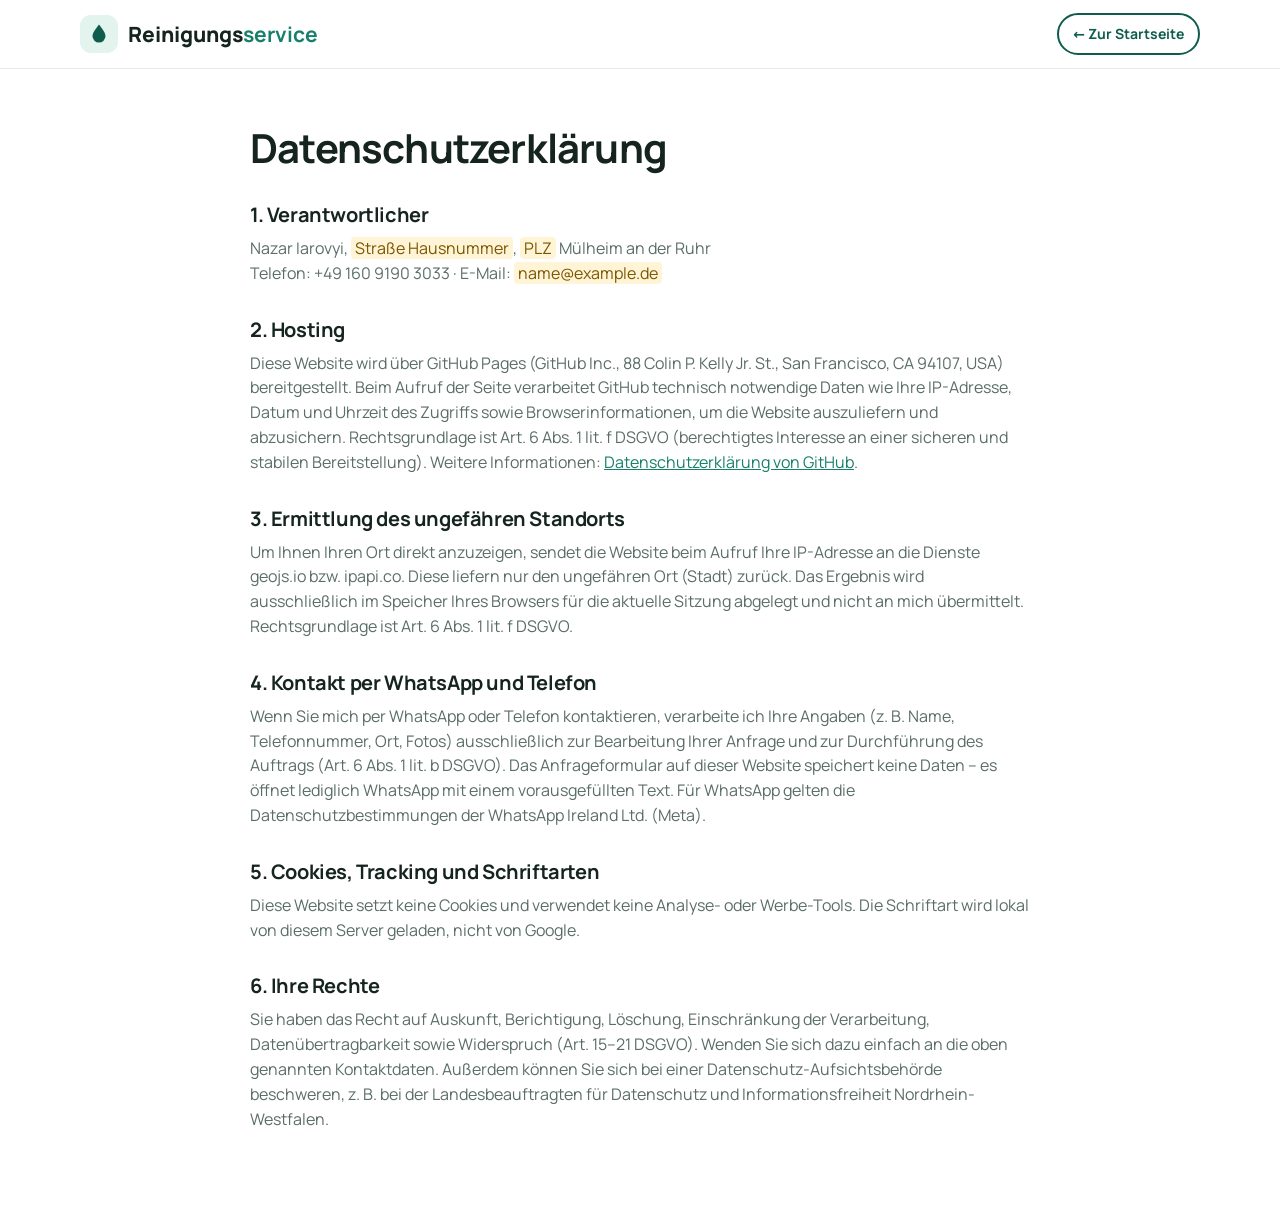
<file: datenschutz.html>
<!DOCTYPE html>
<html lang="de">
<head>
  <meta charset="UTF-8">
  <meta name="viewport" content="width=device-width, initial-scale=1">
  <title>Datenschutz | Reinigungsservice</title>
  <meta name="robots" content="noindex">
  <link rel="stylesheet" href="styles.css?v=3">
</head>
<body>
<!-- ЗАПОЛНИТЬ: всё, что выделено жёлтым (<mark>), — данные Назара. Тексты — шаблон, лучше проверить (например, генератором e-recht24.de). -->
<header class="header">
  <div class="container header__inner">
    <a href="index.html" class="logo">
      <span class="logo__mark"><svg viewBox="0 0 24 24"><path d="M12 2.5c3.8 5 6.5 8.4 6.5 11.6a6.5 6.5 0 0 1-13 0c0-3.2 2.7-6.6 6.5-11.6Z" fill="currentColor"/></svg></span>
      <span class="logo__text">Reinigungs<b>service</b></span>
    </a>
    <a class="btn btn--ghost btn--sm" href="index.html" style="margin-left:auto">← Zur Startseite</a>
  </div>
</header>
<main class="legal">
  <div class="container container--narrow">
    <h1>Datenschutzerklärung</h1>
    <h2>1. Verantwortlicher</h2>
    <p>Nazar Iarovyi, <mark>Straße Hausnummer</mark>, <mark>PLZ</mark> Mülheim an der Ruhr<br>Telefon: +49 160 9190 3033 · E-Mail: <mark>name@example.de</mark></p>

    <h2>2. Hosting</h2>
    <p>Diese Website wird über GitHub Pages (GitHub Inc., 88 Colin P. Kelly Jr. St., San Francisco, CA 94107, USA) bereitgestellt. Beim Aufruf der Seite verarbeitet GitHub technisch notwendige Daten wie Ihre IP-Adresse, Datum und Uhrzeit des Zugriffs sowie Browserinformationen, um die Website auszuliefern und abzusichern. Rechtsgrundlage ist Art. 6 Abs. 1 lit. f DSGVO (berechtigtes Interesse an einer sicheren und stabilen Bereitstellung). Weitere Informationen: <a href="https://docs.github.com/de/site-policy/privacy-policies/github-general-privacy-statement" target="_blank" rel="noopener">Datenschutzerklärung von GitHub</a>.</p>

    <h2>3. Ermittlung des ungefähren Standorts</h2>
    <p>Um Ihnen Ihren Ort direkt anzuzeigen, sendet die Website beim Aufruf Ihre IP-Adresse an die Dienste geojs.io bzw. ipapi.co. Diese liefern nur den ungefähren Ort (Stadt) zurück. Das Ergebnis wird ausschließlich im Speicher Ihres Browsers für die aktuelle Sitzung abgelegt und nicht an mich übermittelt. Rechtsgrundlage ist Art. 6 Abs. 1 lit. f DSGVO.</p>

    <h2>4. Kontakt per WhatsApp und Telefon</h2>
    <p>Wenn Sie mich per WhatsApp oder Telefon kontaktieren, verarbeite ich Ihre Angaben (z. B. Name, Telefonnummer, Ort, Fotos) ausschließlich zur Bearbeitung Ihrer Anfrage und zur Durchführung des Auftrags (Art. 6 Abs. 1 lit. b DSGVO). Das Anfrageformular auf dieser Website speichert keine Daten – es öffnet lediglich WhatsApp mit einem vorausgefüllten Text. Für WhatsApp gelten die Datenschutzbestimmungen der WhatsApp Ireland Ltd. (Meta).</p>

    <h2>5. Cookies, Tracking und Schriftarten</h2>
    <p>Diese Website setzt keine Cookies und verwendet keine Analyse- oder Werbe-Tools. Die Schriftart wird lokal von diesem Server geladen, nicht von Google.</p>

    <h2>6. Ihre Rechte</h2>
    <p>Sie haben das Recht auf Auskunft, Berichtigung, Löschung, Einschränkung der Verarbeitung, Datenübertragbarkeit sowie Widerspruch (Art. 15–21 DSGVO). Wenden Sie sich dazu einfach an die oben genannten Kontaktdaten. Außerdem können Sie sich bei einer Datenschutz-Aufsichtsbehörde beschweren, z. B. bei der Landesbeauftragten für Datenschutz und Informationsfreiheit Nordrhein-Westfalen.</p>
  </div>
</main>
</body>
</html>
</file>
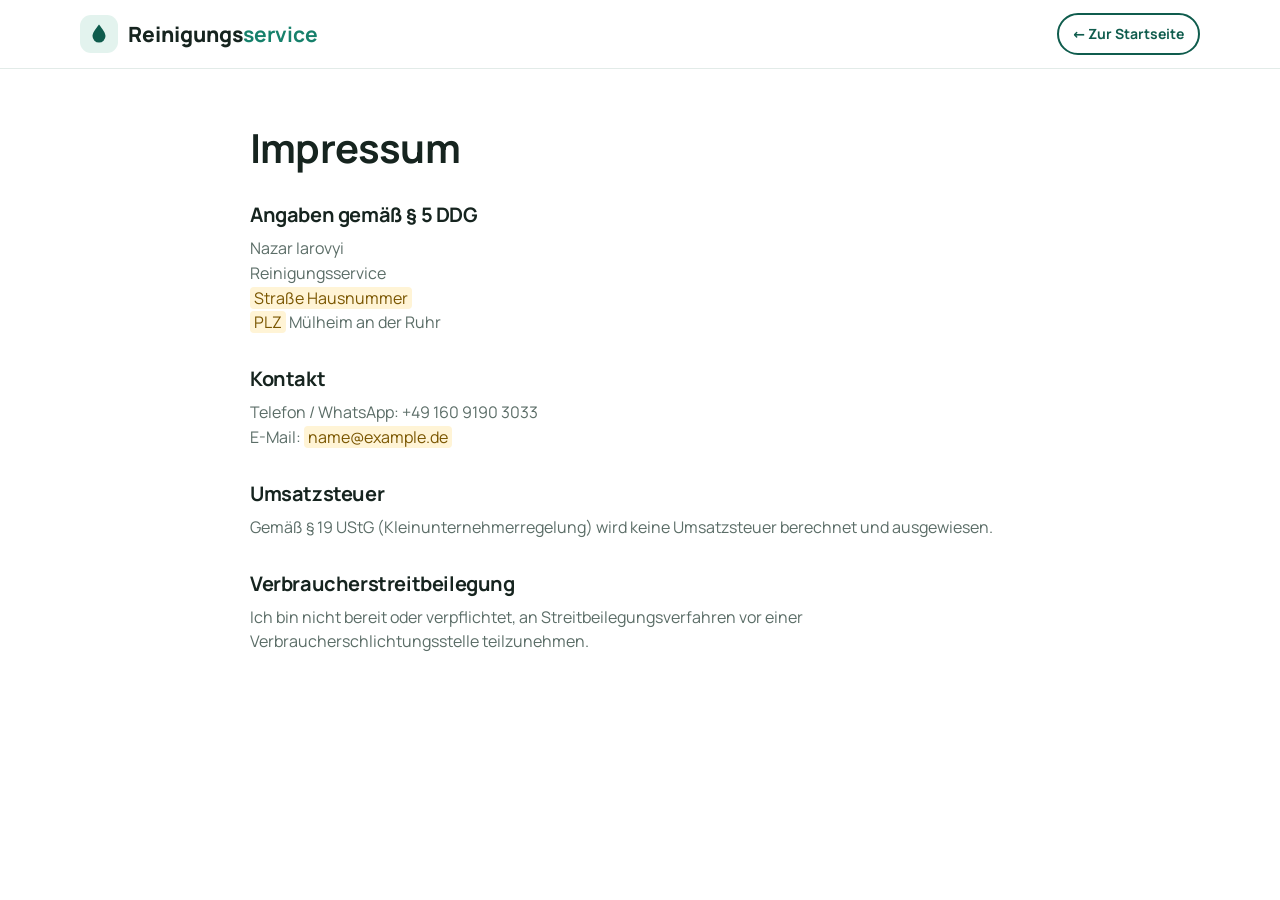
<file: impressum.html>
<!DOCTYPE html>
<html lang="de">
<head>
  <meta charset="UTF-8">
  <meta name="viewport" content="width=device-width, initial-scale=1">
  <title>Impressum | Reinigungsservice</title>
  <meta name="robots" content="noindex">
  <link rel="stylesheet" href="styles.css?v=3">
</head>
<body>
<!-- ЗАПОЛНИТЬ: всё, что выделено жёлтым (<mark>), — данные Назара. Тексты — шаблон, лучше проверить (например, генератором e-recht24.de). -->
<header class="header">
  <div class="container header__inner">
    <a href="index.html" class="logo">
      <span class="logo__mark"><svg viewBox="0 0 24 24"><path d="M12 2.5c3.8 5 6.5 8.4 6.5 11.6a6.5 6.5 0 0 1-13 0c0-3.2 2.7-6.6 6.5-11.6Z" fill="currentColor"/></svg></span>
      <span class="logo__text">Reinigungs<b>service</b></span>
    </a>
    <a class="btn btn--ghost btn--sm" href="index.html" style="margin-left:auto">← Zur Startseite</a>
  </div>
</header>
<main class="legal">
  <div class="container container--narrow">
    <h1>Impressum</h1>
    <h2>Angaben gemäß § 5 DDG</h2>
    <p>Nazar Iarovyi<br>Reinigungsservice<br><mark>Straße Hausnummer</mark><br><mark>PLZ</mark> Mülheim an der Ruhr</p>
    <h2>Kontakt</h2>
    <p>Telefon / WhatsApp: +49 160 9190 3033<br>E-Mail: <mark>name@example.de</mark></p>
    <h2>Umsatzsteuer</h2>
    <p>Gemäß § 19 UStG (Kleinunternehmerregelung) wird keine Umsatzsteuer berechnet und ausgewiesen.</p>
    <h2>Verbraucherstreitbeilegung</h2>
    <p>Ich bin nicht bereit oder verpflichtet, an Streitbeilegungsverfahren vor einer Verbraucherschlichtungsstelle teilzunehmen.</p>
  </div>
</main>
</body>
</html>
</file>
<file: styles.css>
/* Шрифт лежит локально (без Google Fonts — так требует DSGVO) */
@font-face {
  font-family: "Manrope"; font-style: normal; font-weight: 400 800; font-display: swap;
  src: url(fonts/manrope.woff2) format("woff2");
}

:root {
  --green: #0f5c4d;
  --green-2: #16806b;
  --green-soft: #e3f3ee;
  --yellow: #ffc94d;
  --yellow-soft: #fff4d6;
  --wa: #25d366;
  --wa-dark: #1ebe5a;
  --text: #16241f;
  --muted: #5b6d67;
  --line: #e2ebe8;
  --bg: #ffffff;
  --bg-alt: #f5f9f7;
  --radius: 18px;
  --shadow: 0 10px 30px rgba(15, 92, 77, .08);
  --container: 1160px;
}

*, *::before, *::after { box-sizing: border-box; }
html { scroll-behavior: smooth; scroll-padding-top: 80px; }
body {
  margin: 0;
  font-family: "Manrope", system-ui, -apple-system, "Segoe UI", Roboto, sans-serif;
  color: var(--text);
  background: var(--bg);
  line-height: 1.55;
  -webkit-font-smoothing: antialiased;
}
img, svg { display: block; max-width: 100%; }
a { color: inherit; text-decoration: none; }
h1, h2, h3 { line-height: 1.15; margin: 0 0 .5em; letter-spacing: -.02em; }
p { margin: 0 0 1em; }

.container { width: 100%; max-width: var(--container); margin: 0 auto; padding: 0 20px; }
.container--narrow { max-width: 820px; }
.ico { width: 20px; height: 20px; flex: none; }

/* ---------- Buttons ---------- */
.btn {
  display: inline-flex; align-items: center; justify-content: center; gap: 10px;
  padding: 12px 20px; border-radius: 999px; border: 2px solid transparent;
  font: inherit; font-weight: 700; cursor: pointer; white-space: nowrap;
  transition: transform .15s, background .15s, box-shadow .15s;
}
.btn:active { transform: translateY(1px); }
.btn--sm { padding: 8px 14px; font-size: 14px; }
.btn--lg { padding: 15px 26px; font-size: 17px; }
.btn--block { width: 100%; }
.btn--wa { background: var(--wa); color: #fff; box-shadow: 0 6px 18px rgba(37, 211, 102, .3); }
.btn--wa:hover { background: var(--wa-dark); }
.btn--ghost { border-color: var(--green); color: var(--green); background: #fff; }
.btn--ghost:hover { background: var(--green-soft); }
.btn--light { background: #fff; color: var(--green); }
.btn--light:hover { background: var(--yellow); }

/* ---------- Header ---------- */
.header {
  position: sticky; top: 0; z-index: 50;
  background: rgba(255, 255, 255, .92);
  backdrop-filter: saturate(1.4) blur(10px);
  border-bottom: 1px solid var(--line);
}
.header__inner { display: flex; align-items: center; gap: 24px; height: 68px; }
.logo { display: flex; align-items: center; gap: 10px; font-weight: 800; font-size: 21px; }
.logo__mark {
  width: 38px; height: 38px; border-radius: 11px; background: var(--green-soft);
  color: var(--green); display: grid; place-items: center;
}
.logo__mark svg { width: 24px; height: 24px; }
.logo__text b { color: var(--green-2); }
.nav { display: flex; gap: 26px; margin-left: auto; font-weight: 600; font-size: 15px; }
.nav a { color: var(--muted); transition: color .15s; }
.nav a:hover { color: var(--green); }
.header__actions { display: flex; align-items: center; gap: 12px; }

.burger { display: none; width: 42px; height: 42px; border: 0; background: var(--bg-alt); border-radius: 12px; cursor: pointer; padding: 11px 10px; flex-direction: column; justify-content: space-between; }
.burger span { display: block; height: 2px; background: var(--text); border-radius: 2px; transition: transform .2s, opacity .2s; }
.burger[aria-expanded="true"] span:nth-child(1) { transform: translateY(8px) rotate(45deg); }
.burger[aria-expanded="true"] span:nth-child(2) { opacity: 0; }
.burger[aria-expanded="true"] span:nth-child(3) { transform: translateY(-8px) rotate(-45deg); }

/* ---------- Hero ---------- */
.hero { background: linear-gradient(180deg, var(--bg-alt), #fff); padding: 56px 0 40px; overflow: hidden; }
.hero__inner { display: grid; grid-template-columns: 1.1fr .9fr; gap: 40px; align-items: center; }
.badge {
  display: inline-block; background: var(--yellow-soft); color: #7a5600; font-weight: 700;
  font-size: 14px; padding: 6px 14px; border-radius: 999px; margin-bottom: 18px;
}
.hero h1 { font-size: clamp(34px, 5vw, 56px); font-weight: 800; isolation: isolate; }
.hl { color: var(--green-2); position: relative; white-space: nowrap; }
.hl::after {
  content: ""; position: absolute; left: 0; right: 0; bottom: .08em; height: .28em;
  background: var(--yellow); opacity: .55; z-index: -1; border-radius: 4px;
}
.hero__lead { font-size: 18px; color: var(--muted); max-width: 560px; }
.hero__cta { display: flex; flex-wrap: wrap; gap: 12px; margin: 26px 0 14px; }
.hero__facts { list-style: none; display: flex; gap: 32px; padding: 0; margin: 28px 0 0; }
.hero__facts li { display: flex; flex-direction: column; }
.hero__facts b { font-size: 22px; color: var(--green); }
.hero__facts span { font-size: 14px; color: var(--muted); }
.hero__art { position: relative; }
.hero-svg { width: 100%; max-width: 520px; margin: 0 auto; }
.float { animation: float 5s ease-in-out infinite; transform-box: fill-box; }
.f2 { animation-delay: -1.2s; } .f3 { animation-delay: -2.5s; } .f4 { animation-delay: -3.7s; }
@keyframes float { 50% { transform: translateY(-10px); } }
@media (prefers-reduced-motion: reduce) { .float { animation: none; } html { scroll-behavior: auto; } }

/* ---------- Sections ---------- */
.section { padding: 80px 0; }
.section--tight { padding: 0 0 80px; }
.section--alt { background: var(--bg-alt); }
.section__head { text-align: center; max-width: 640px; margin: 0 auto 40px; }
.section__head h2 { font-size: clamp(28px, 3.6vw, 40px); font-weight: 800; }
.section__head p { color: var(--muted); font-size: 17px; }

/* ---------- Tabs & Services ---------- */
.tabs { display: flex; flex-wrap: wrap; justify-content: center; gap: 8px; margin-bottom: 32px; }
.tab {
  border: 1px solid var(--line); background: #fff; font: inherit; font-weight: 700; font-size: 15px;
  padding: 9px 18px; border-radius: 999px; cursor: pointer; color: var(--muted); transition: all .15s;
}
.tab:hover { border-color: var(--green-2); color: var(--green); }
.tab.is-active { background: var(--green); border-color: var(--green); color: #fff; }

.grid { display: grid; gap: 20px; }
.services { grid-template-columns: repeat(auto-fill, minmax(250px, 1fr)); }
.card {
  background: #fff; border: 1px solid var(--line); border-radius: var(--radius); padding: 24px;
  display: flex; flex-direction: column; transition: transform .2s, box-shadow .2s, border-color .2s;
}
.card:hover { transform: translateY(-4px); box-shadow: var(--shadow); border-color: transparent; }
.card.is-hidden { display: none; }
.card__icon {
  width: 60px; height: 60px; border-radius: 16px; display: grid; place-items: center;
  background: var(--green-soft); color: var(--green); margin-bottom: 16px;
}
.card__icon svg { width: 34px; height: 34px; }
.card--clean .card__icon { background: #e1f3fb; color: #1a7fa8; }
.card--extra .card__icon { background: var(--bg-alt); color: var(--muted); }
.card h3 { font-size: 19px; margin-bottom: 6px; }
.card p { color: var(--muted); font-size: 15px; flex: 1; }
.card__foot { display: flex; align-items: center; justify-content: space-between; gap: 10px; margin-top: 8px; }
.card__price { font-weight: 800; color: var(--green); }
.card__link { font-weight: 700; font-size: 14px; color: var(--wa-dark); display: inline-flex; align-items: center; gap: 6px; }
.card__link:hover { text-decoration: underline; }

/* ---------- Steps ---------- */
.steps { list-style: none; padding: 0; margin: 0; display: grid; grid-template-columns: repeat(3, 1fr); gap: 24px; counter-reset: s; }
.step { background: #fff; border-radius: var(--radius); padding: 30px 26px; box-shadow: var(--shadow); position: relative; }
.step__num {
  width: 44px; height: 44px; border-radius: 50%; background: var(--yellow); color: var(--text);
  display: grid; place-items: center; font-weight: 800; font-size: 19px; margin-bottom: 16px;
}
.step h3 { font-size: 20px; }
.step p { color: var(--muted); margin: 0; }

/* ---------- Why ---------- */
.why { display: grid; grid-template-columns: repeat(4, 1fr); gap: 28px; }
.why__item .ico { width: 34px; height: 34px; color: var(--green-2); margin-bottom: 12px; }
.why__item h3 { font-size: 18px; }
.why__item p { color: var(--muted); margin: 0; font-size: 15px; }

/* ---------- Prices ---------- */
.price-table { background: #fff; border-radius: var(--radius); box-shadow: var(--shadow); overflow: hidden; max-width: 820px; margin: 0 auto; }
.price-row { display: flex; justify-content: space-between; gap: 16px; padding: 16px 24px; border-bottom: 1px solid var(--line); }
.price-row:last-child { border-bottom: 0; }
.price-row span:last-child { font-weight: 800; color: var(--green); white-space: nowrap; }
.note { text-align: center; color: var(--muted); font-size: 14px; margin-top: 18px; }

/* ---------- FAQ ---------- */
.faq details { border-bottom: 1px solid var(--line); }
.faq summary {
  list-style: none; cursor: pointer; padding: 20px 40px 20px 0; font-weight: 700; font-size: 17px; position: relative;
}
.faq summary::-webkit-details-marker { display: none; }
.faq summary::after {
  content: "+"; position: absolute; right: 4px; top: 50%; transform: translateY(-50%);
  font-size: 26px; font-weight: 500; color: var(--green-2); transition: transform .2s;
}
.faq details[open] summary::after { transform: translateY(-50%) rotate(45deg); }
.faq details p { color: var(--muted); padding-bottom: 12px; }

/* ---------- Contact ---------- */
.contact { background: var(--green); color: #fff; }
.contact__inner { display: grid; grid-template-columns: 1fr 1fr; gap: 48px; align-items: start; }
.contact h2 { font-size: clamp(28px, 3.6vw, 40px); }
.contact__text > p { opacity: .85; font-size: 17px; }
.contact__list { list-style: none; padding: 0; margin: 28px 0 0; display: grid; gap: 14px; }
.contact__list li, .contact__list a { display: flex; align-items: center; gap: 12px; font-weight: 600; }
.contact__list a:hover { color: var(--yellow); }
.contact__list .ico { width: 22px; height: 22px; color: var(--yellow); }
.form { background: #fff; color: var(--text); border-radius: 24px; padding: 28px; display: grid; gap: 16px; box-shadow: 0 20px 50px rgba(0,0,0,.18); }
.form label { display: grid; gap: 6px; font-weight: 700; font-size: 14px; }
.form input, .form select, .form textarea {
  font: inherit; font-size: 16px; padding: 12px 14px; border: 1.5px solid var(--line); border-radius: 12px;
  background: var(--bg-alt); color: var(--text); width: 100%; resize: vertical;
}
.form input:focus, .form select:focus, .form textarea:focus { outline: none; border-color: var(--green-2); background: #fff; }
.form .is-invalid { border-color: #e0513c; }
.form__hint { margin: 0; text-align: center; font-size: 13px; color: var(--muted); }

/* ---------- Footer ---------- */
.footer { background: #0b3f35; color: rgba(255,255,255,.8); padding: 36px 0; }
.footer__inner { display: flex; flex-wrap: wrap; align-items: center; justify-content: space-between; gap: 20px; }
.logo--light { color: #fff; }
.logo--light .logo__mark { background: rgba(255,255,255,.1); color: #fff; }
.logo--light .logo__text b { color: var(--yellow); }
.footer__links { display: flex; gap: 22px; font-weight: 600; }
.footer__links a:hover { color: var(--yellow); }
.footer__small { font-size: 13px; margin: 8px 0 0; opacity: .7; }

/* ---------- Floating WA ---------- */
.fab {
  position: fixed; right: 18px; bottom: 18px; z-index: 60; width: 60px; height: 60px; border-radius: 50%;
  background: var(--wa); color: #fff; display: none; place-items: center; box-shadow: 0 10px 25px rgba(37,211,102,.45);
}
.fab .ico { width: 32px; height: 32px; }

/* ---------- Responsive ---------- */
@media (max-width: 1024px) {
  .why { grid-template-columns: repeat(2, 1fr); }
  .nav { gap: 18px; }
}
@media (max-width: 900px) {
  .burger { display: flex; }
  .header__wa { display: none; }
  .nav {
    position: fixed; inset: 68px 0 auto 0; background: #fff; flex-direction: column; gap: 0;
    padding: 8px 20px 20px; border-bottom: 1px solid var(--line); box-shadow: var(--shadow);
    transform: translateY(-120%); transition: transform .25s; margin: 0; z-index: -1;
  }
  .nav.is-open { transform: none; }
  .nav a { padding: 14px 0; border-bottom: 1px solid var(--line); font-size: 17px; color: var(--text); }
  .header__actions { margin-left: auto; }
  .hero { padding-top: 32px; }
  .hero__inner { grid-template-columns: 1fr; }
  .hero__art { order: -1; max-width: 360px; margin: 0 auto; }
  .steps { grid-template-columns: 1fr; }
  .contact__inner { grid-template-columns: 1fr; }
  .fab { display: grid; }
}
@media (max-width: 560px) {
  .section { padding: 56px 0; }
  .section--tight { padding-bottom: 56px; }
  .hero__cta .btn { width: 100%; }
  .hero__facts { gap: 18px; justify-content: space-between; }
  .hero__facts b { font-size: 18px; }
  .hl { white-space: normal; }
  .why { grid-template-columns: 1fr; }
  .price-row { padding: 14px 16px; font-size: 15px; }
  .form { padding: 22px 18px; }
  .footer__inner { flex-direction: column; align-items: flex-start; }
  .tabs { justify-content: flex-start; flex-wrap: nowrap; overflow-x: auto; margin: 0 -20px 24px; padding: 0 20px 4px; scrollbar-width: none; }
  .tabs::-webkit-scrollbar { display: none; }
  .tab { flex: none; }
}

/* =========================================================
   CONVERSION BLOCKS
   ========================================================= */
.badge { display: inline-flex; align-items: center; gap: 6px; }
.badge .ico { width: 16px; height: 16px; }
.stars { color: #f5a623; letter-spacing: 1px; font-size: .8em; }

.offer {
  display: flex; align-items: center; gap: 14px; margin-top: 20px; max-width: 560px;
  background: #fff; border: 2px dashed var(--yellow); border-radius: 16px; padding: 12px 16px; font-size: 15px;
}
.offer__pct {
  flex: none; background: var(--yellow); color: var(--text); font-weight: 800; font-size: 18px;
  padding: 8px 10px; border-radius: 10px;
}

/* Reviews */
.reviews { grid-template-columns: repeat(3, 1fr); }
.review { background: #fff; border-radius: var(--radius); padding: 24px; box-shadow: var(--shadow); display: flex; flex-direction: column; gap: 12px; }
.review p { margin: 0; flex: 1; }
.review__who { display: flex; align-items: center; gap: 12px; font-size: 14px; color: var(--muted); }
.review__who b { display: block; color: var(--text); font-size: 15px; }
.review__ava { width: 42px; height: 42px; border-radius: 50%; background: var(--green-soft); color: var(--green); display: grid; place-items: center; font-weight: 800; flex: none; }
.review__svc { font-size: 12px; font-weight: 700; color: var(--green-2); background: var(--green-soft); padding: 3px 9px; border-radius: 999px; align-self: flex-start; }

/* Area chips */
.chips { list-style: none; padding: 0; margin: 0 auto; display: flex; flex-wrap: wrap; justify-content: center; gap: 10px; max-width: 900px; }
.chips li { background: #fff; border: 1px solid var(--line); padding: 8px 16px; border-radius: 999px; font-weight: 600; font-size: 15px; }
.chips .chip--alt { background: var(--green-soft); border-color: transparent; color: var(--green); }

/* Highlighted service card (landing from ad) */
.card.is-featured { border: 2px solid var(--wa); box-shadow: var(--shadow); }

/* Mobile sticky bar */
.mbar { display: none; }
@media (max-width: 900px) {
  .fab { display: none !important; }
  .mbar {
    position: fixed; left: 0; right: 0; bottom: 0; z-index: 60; display: flex; gap: 8px;
    padding: 10px 12px calc(10px + env(safe-area-inset-bottom)); background: rgba(255,255,255,.96);
    backdrop-filter: blur(8px); border-top: 1px solid var(--line); box-shadow: 0 -6px 20px rgba(0,0,0,.06);
  }
  .mbar a { display: flex; align-items: center; justify-content: center; gap: 8px; height: 50px; border-radius: 14px; font-weight: 800; font-size: 16px; }
  .mbar__call { flex: 1; border: 2px solid var(--green); color: var(--green); }
  .mbar__wa { flex: 1.4; background: var(--wa); color: #fff; }
  .mbar .ico { width: 22px; height: 22px; }
  body { padding-bottom: 76px; }
  .reviews { grid-template-columns: 1fr; }
}
@media (min-width: 901px) and (max-width: 1024px) {
  .reviews { grid-template-columns: repeat(2, 1fr); }
}
@media (max-width: 560px) {
  .hero { padding-top: 12px; }
  .hero__art { max-width: 190px; margin-bottom: -10px; }
  .hero h1 { font-size: 30px; }
  .hero__lead { font-size: 16px; }
  .offer { font-size: 14px; }
}

/* Phone-first CTA */
.btn--call { background: var(--green); color: #fff; box-shadow: 0 6px 18px rgba(15,92,77,.3); }
.btn--call:hover { background: var(--green-2); }
@media (max-width: 900px) {
  .mbar__call { flex: 1.4; background: var(--green); color: #fff; border: 0; }
  .mbar__wa { flex: 1; }
}

/* =========================================================
   POLSTERREINIGUNG
   ========================================================= */
.logo__text { line-height: 1.05; }
.logo__text small { display: block; font-size: 11px; font-weight: 600; color: var(--muted); letter-spacing: .04em; text-transform: uppercase; margin-top: 2px; }
.logo--light .logo__text small { color: rgba(255,255,255,.6); }
.header__tel { display: flex; align-items: center; gap: 8px; font-weight: 700; color: var(--green); }
.header__tel:hover { color: var(--green-2); }

.hero__list { list-style: none; display: flex; flex-wrap: wrap; gap: 8px; padding: 0; margin: 4px 0 0; }
.hero__list li { display: flex; align-items: center; gap: 6px; background: #fff; border: 1px solid var(--line); border-radius: 999px; padding: 6px 12px 6px 9px; font-weight: 600; font-size: 14px; }
.hero__list .ico { width: 16px; height: 16px; color: var(--green-2); }

/* Фото в hero: если img/nazar.jpg есть — показываем его вместо иллюстрации */
.hero__photo img { width: 100%; max-width: 420px; aspect-ratio: 4 / 5; height: auto; object-fit: cover; margin: 0 auto; border-radius: 28px; box-shadow: 0 24px 50px rgba(15,92,77,.18); }
.hero__photo img ~ .hero-svg { display: none; }

.services--4 { grid-template-columns: repeat(4, 1fr); }

.reviews-empty { max-width: 640px; margin: 0 auto; text-align: center; background: var(--bg-alt); border: 2px dashed var(--line); border-radius: var(--radius); padding: 34px 24px; }
.reviews-empty h3 { font-size: 20px; }
.reviews-empty p { color: var(--muted); }

.contact .chips { justify-content: flex-start; margin: 18px 0 0; gap: 8px; }
.contact .chips li { background: rgba(255,255,255,.1); border-color: rgba(255,255,255,.18); color: #fff; font-size: 14px; padding: 5px 12px; }
.contact .chips .chip--alt { background: var(--yellow); color: var(--text); }

/* Impressum / Datenschutz */
.legal { padding: 56px 0 80px; }
.legal h1 { font-size: clamp(30px, 4vw, 40px); }
.legal h2 { font-size: 20px; margin-top: 32px; }
.legal p, .legal li { color: var(--muted); }
.legal a { color: var(--green-2); text-decoration: underline; }

@media (max-width: 1024px) {
  .services--4 { grid-template-columns: repeat(2, 1fr); }
}
@media (max-width: 900px) {
  .header__tel { display: none; }
  .hero__photo img { max-width: 260px; }
}
@media (max-width: 560px) {
  .services--4 { grid-template-columns: 1fr; }
  .hero__photo img { max-width: 200px; border-radius: 22px; }
}
.legal mark { background: var(--yellow-soft); color: #7a5600; padding: 0 4px; border-radius: 4px; }
</file>
